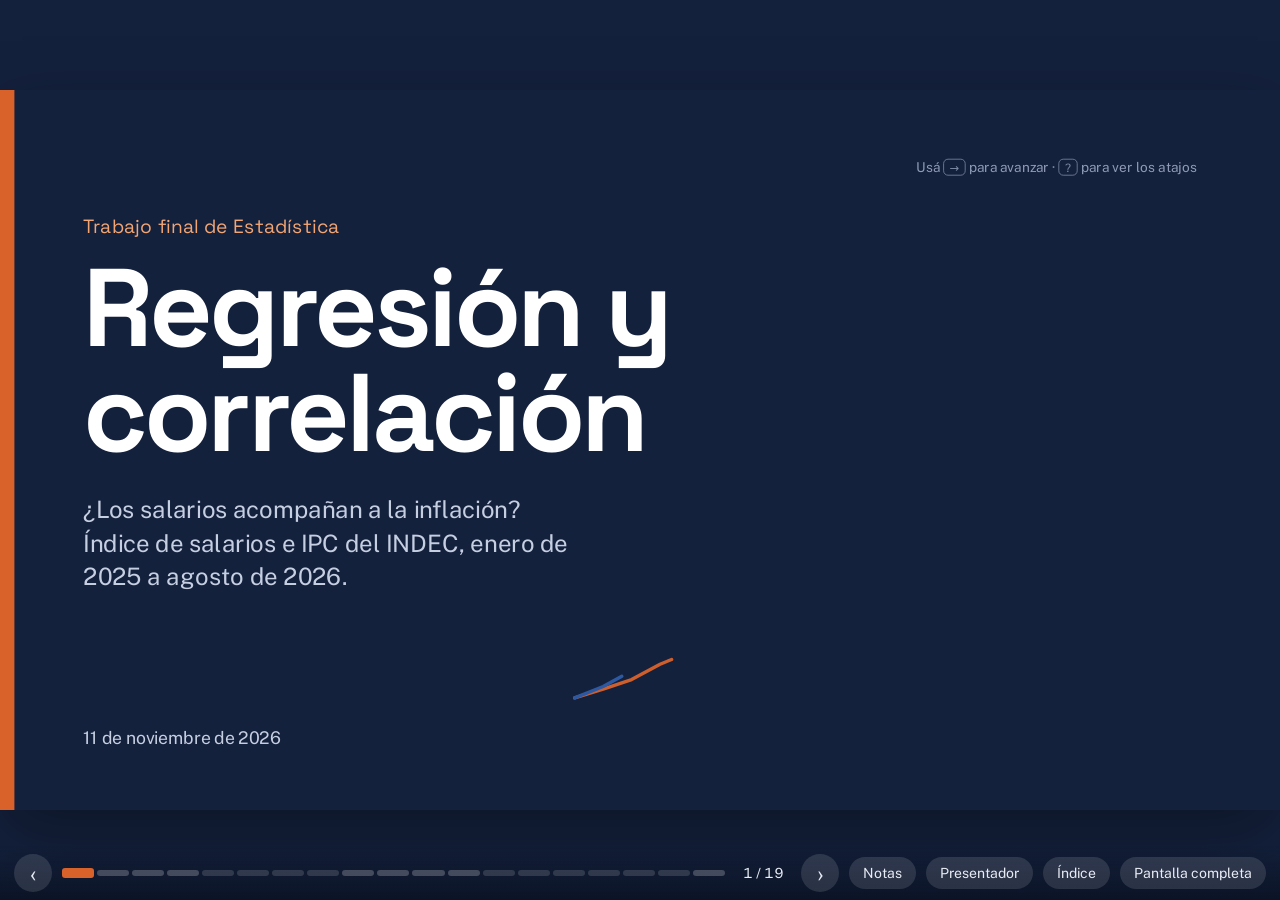
<file: index.html>
<!doctype html>
<html lang="es-AR">
<head>
  <meta charset="utf-8">
  <meta name="viewport" content="width=device-width, initial-scale=1">
  <title>Regresión y correlación · Salarios e inflación</title>
  <meta name="description" content="Presentación interactiva: correlación y regresión lineal simple con el índice de salarios y el IPC del INDEC, enero 2025 a agosto 2026.">
  <link rel="icon" href="data:image/svg+xml,%3Csvg xmlns='http://www.w3.org/2000/svg' viewBox='0 0 32 32'%3E%3Crect width='32' height='32' rx='6' fill='%2314213D'/%3E%3Cpath d='M6 24 L26 8' stroke='%232F5DA8' stroke-width='3'/%3E%3Ccircle cx='10' cy='22' r='2.5' fill='%23E0692E'/%3E%3Ccircle cx='16' cy='15' r='2.5' fill='%23E0692E'/%3E%3Ccircle cx='23' cy='11' r='2.5' fill='%23E0692E'/%3E%3C/svg%3E">
  <link rel="stylesheet" href="css/styles.css?v=831e766">
</head>
<body>
  <main class="deck" id="deck" aria-live="polite">
    <div class="stage" id="stage">

      <!-- 1 · PORTADA -->
      <section class="slide dark" data-id="portada" data-part="1" data-title="Portada">
        <div class="cover-chart" id="cover-chart" aria-hidden="true"></div>
        <div class="cover-text">
          <p class="kicker">Trabajo final de <span data-config="materia"></span></p>
          <h1>Regresión y<br>correlación</h1>
          <p class="cover-sub">¿Los salarios acompañan a la inflación? Índice de salarios e IPC del INDEC, enero de 2025 a agosto de 2026.</p>
        </div>
        <p class="cover-date" data-config="fecha"></p>
        <p class="cover-hint">Usá <kbd>→</kbd> para avanzar · <kbd>?</kbd> para ver los atajos</p>
        <aside class="notes">
          <p><b>Presentar al grupo y el tema.</b> “Hoy vamos a explicar correlación y regresión con un tema que nos toca a todos: la relación entre los precios y los salarios en Argentina. Usamos los datos oficiales del INDEC de los últimos 20 meses, de enero de 2025 a agosto de 2026.”</p>
          <p>Duración total aproximada: 20 minutos, cuatro partes de unos 5 minutos por integrante, y al final unos minutos para preguntas del curso. Las dos líneas del fondo son los datos reales que vamos a analizar.</p>
        </aside>
      </section>

      <!-- 3 · PRECIOS Y SALARIOS -->
      <section class="slide" data-id="evolucion" data-part="1" data-title="Precios y salarios, mes a mes">
        <header class="slide-head">
          <h2>Precios y salarios, mes a mes</h2>
        </header>
        <div class="split split-chart">
          <div class="chart-box" id="evolucion-chart"></div>
          <div class="side">
            <div class="big-stat sal">
              <span class="big-label">Índice de salarios</span>
              <span class="big-value" id="evo-sal">172,8</span>
            </div>
            <div class="big-stat ipc">
              <span class="big-label">Índice de precios (IPC)</span>
              <span class="big-value" id="evo-ipc">159,5</span>
            </div>
            <p class="side-text">En 20 meses los precios subieron <b class="c-ipc">59,5&nbsp;%</b> y los salarios <b class="c-sal">72,8&nbsp;%</b> (promedio de todos los trabajadores).</p>
            <p class="side-note fragment" data-step="1">La zona sombreada es la diferencia a favor de los salarios. Ojo: el índice total incluye a los no registrados, cuyos salarios subieron más.</p>
            <p class="hint">Pasá el mouse por el gráfico para ver cada mes.</p>
          </div>
        </div>
        <aside class="notes">
          <p><b>Contexto para enganchar al curso.</b> Llevamos las dos series del INDEC a una misma base: diciembre de 2024 = 100. Así se puede comparar: en agosto de 2026 el índice de precios llegó a 159,5 (los precios subieron 59,5&nbsp;%) y el índice de salarios a 172,8 (los salarios subieron 72,8&nbsp;%).</p>
          <p><b>→ (paso 1):</b> aparece la zona entre las dos líneas. Ojo: el índice de salarios total incluye a los asalariados no registrados, cuyos salarios subieron más; los registrados del sector privado y público subieron menos.</p>
          <p>La pregunta del trabajo: ¿qué tan relacionados están los salarios con los precios y cuánto suben los salarios por cada punto que suben los precios?</p>
        </aside>
      </section>

      <!-- 4 · EL CASO DE ESTUDIO -->
      <section class="slide" data-id="datos" data-part="1" data-title="Dos índices del INDEC, 20 meses">
        <header class="slide-head">
          <h2>Dos índices del INDEC, 20 meses</h2>
        </header>
        <div class="split split-data">
          <div class="side">
            <div class="var-card ipc">
              <span class="var-tag">Variable X · independiente</span>
              <h3>Índice de precios al consumidor (IPC)</h3>
              <p>Nivel general, total nacional. Mide cuánto suben los precios.</p>
            </div>
            <div class="var-card sal">
              <span class="var-tag">Variable Y · dependiente</span>
              <h3>Índice de salarios</h3>
              <p>Total: privados registrados, públicos y no registrados.</p>
            </div>
            <div class="chain-card" id="chain-card" aria-live="polite"></div>
            <p class="hint">Tocá un mes de la tabla para ver cómo se calcula su índice.</p>
          </div>
          <div class="data-table-wrap">
            <table class="data-table" id="data-table">
              <thead><tr><th>Mes</th><th>Inflación</th><th>IPC (X)</th><th>Suba salarios</th><th>Salarios (Y)</th></tr></thead>
              <tbody></tbody>
            </table>
            <p class="caption">Base diciembre 2024 = 100. Las variaciones (%) son las que publica el INDEC.</p>
          </div>
        </div>
        <aside class="notes">
          <p><b>Explicar qué mide cada variable.</b> El IPC mide la evolución de los precios de una canasta de bienes y servicios; el índice de salarios mide la evolución de los salarios. El INDEC publica cada mes la variación porcentual de los dos.</p>
          <p>Para compararlos los llevamos a una misma base (diciembre de 2024 = 100) encadenando las variaciones: índice del mes = índice del mes anterior × (1 + variación ÷ 100). <b>Interacción:</b> tocar enero de 2025 en la tabla: la inflación fue 2,2&nbsp;%, así que el IPC pasa de 100 a 102,2. Tocar otro mes para mostrar que se repite la cuenta.</p>
          <p>Cada observación es un mes: 20 meses. Elegimos el IPC como X porque queremos ver cómo responden los salarios (Y) a los precios.</p>
        </aside>
      </section>

      <!-- 5 · CONCEPTOS -->
      <section class="slide" data-id="conceptos" data-part="1" data-title="Correlación y regresión: dos preguntas distintas">
        <header class="slide-head">
          <h2>Correlación y regresión: dos preguntas distintas</h2>
        </header>
        <div class="concepts">
          <div class="concept">
            <h3 class="c-ipc-dark">Correlación</h3>
            <p class="q">¿Están relacionadas? ¿Cuán fuerte es la relación y en qué sentido?</p>
            <ul>
              <li>Mide el grado de asociación lineal.</li>
              <li>Las variables son simétricas: da igual cuál es X.</li>
              <li>Resultado: un número, <b>r</b>, entre −1 y 1.</li>
            </ul>
            <div class="swap-readout"><span>r</span><b id="swap-r">0,996</b><em id="swap-r-note">no cambia</em></div>
          </div>
          <div class="concept">
            <h3 class="c-sal">Regresión</h3>
            <p class="q">¿Cómo cambia Y cuando cambia X? ¿Cuánto vale Y para un X dado?</p>
            <ul>
              <li>Describe la relación con una ecuación.</li>
              <li>Hay que distinguir: X explica, Y es explicada.</li>
              <li>Resultado: la recta <b>ŷ = a + b·x</b>, que permite estimar.</li>
            </ul>
            <div class="swap-readout"><span>b</span><b id="swap-b">1,149</b><em id="swap-b-note">pendiente de Y sobre X</em></div>
          </div>
          <div class="swap-demo">
            <div class="chart-box" id="swap-chart"></div>
            <button class="btn" id="swap-btn" type="button">Intercambiar X e Y</button>
          </div>
        </div>
        <aside class="notes">
          <p><b>Idea central:</b> la correlación responde “¿hay relación y qué tan fuerte?”; la regresión responde “¿cuál es esa relación y cómo la uso para estimar?”.</p>
          <p><b>Interacción:</b> apretar “Intercambiar X e Y” (o →). El gráfico gira: r sigue en 0,996, pero la pendiente pasa de 1,149 a 0,863. En la correlación intercambiar X e Y no cambia r; en la regresión sí importa: la recta de Y sobre X no es la misma que la de X sobre Y.</p>
          <p>Normalmente primero miramos la correlación (si es débil, no tiene sentido ajustar una recta) y después hacemos la regresión. Pasar la palabra a <span data-integrante="2"></span>.</p>
        </aside>
      </section>

      <!-- 6 · DIAGRAMA DE DISPERSIÓN -->
      <section class="slide" data-id="dispersion" data-part="2" data-title="Cada punto es un mes">
        <header class="slide-head">
          <h2>Cada punto es un mes</h2>
        </header>
        <div class="split split-chart">
          <div class="chart-box" id="dispersion-chart"></div>
          <div class="side">
            <p class="side-text">Ubicamos cada observación como un par <b>(x, y)</b>: X en el eje horizontal y Y en el vertical.</p>
            <p class="side-text">Al mirar la nube de puntos nos preguntamos:</p>
            <dl class="checks">
              <div><dt>Forma</dt><dd>¿Sigue una línea recta?</dd><dd class="answer fragment" data-step="1">Sí, casi recta.</dd></div>
              <div><dt>Sentido</dt><dd>¿Sube o baja?</dd><dd class="answer fragment" data-step="2">Sube: es creciente.</dd></div>
              <div><dt>Fuerza</dt><dd>¿Los puntos están cerca de esa línea?</dd><dd class="answer fragment" data-step="3">Muy cerca.</dd></div>
            </dl>
            <p class="verdict fragment" data-step="4">Relación lineal, creciente y casi perfecta.</p>
            <button class="btn ghost" id="replay-dispersion" type="button">Volver a dibujar los puntos</button>
          </div>
        </div>
        <aside class="notes">
          <p><b>El diagrama de dispersión es siempre el primer paso:</b> antes de calcular cualquier número, miramos los datos. Los puntos aparecen en orden: 20 puntos, uno por mes, desde enero de 2025 (abajo a la izquierda) hasta agosto de 2026 (arriba a la derecha).</p>
          <p><b>→ tres veces:</b> se responde forma, sentido y fuerza. <b>→</b> otra vez: conclusión. Los puntos forman casi una línea recta: cuando el índice de precios es más alto, el de salarios también.</p>
          <p>Gráfico hecho en Excel: Insertar → Gráfico de dispersión, seleccionando las columnas de los dos índices.</p>
        </aside>
      </section>

      <!-- 7 · PEARSON -->
      <section class="slide" data-id="pearson" data-part="2" data-title="r resume la relación lineal en un número">
        <header class="slide-head">
          <h2>r resume la relación lineal en un número</h2>
        </header>
        <div class="formula-line">r = Σ(x − x̄)(y − ȳ) ÷ √[ Σ(x − x̄)² · Σ(y − ȳ)² ]</div>
        <div class="split split-pearson">
          <div class="pearson-left">
            <div class="r-scale" id="r-scale">
              <div class="r-gradient"></div>
              <div class="r-marker" id="r-marker"><span id="r-marker-val">0,80</span></div>
              <div class="r-ends"><span>−1</span><span>0</span><span>+1</span></div>
            </div>
            <div class="r-cases">
              <div class="r-case" data-case="neg"><h4 class="c-sal">r cerca de −1</h4><p>Relación inversa fuerte: si X sube, Y baja.</p></div>
              <div class="r-case" data-case="zero"><h4>r cerca de 0</h4><p>No hay relación lineal (puede haber otra forma).</p></div>
              <div class="r-case" data-case="pos"><h4 class="c-ipc-dark">r cerca de +1</h4><p>Relación directa fuerte: si X sube, Y sube.</p></div>
            </div>
            <label class="slider">
              <span>Mové r y mirá cómo cambia la nube</span>
              <input type="range" id="r-slider" min="-1" max="1" step="0.01" value="0.8">
            </label>
            <div class="btn-row">
              <button class="btn ghost small" data-r="-0.95" type="button">−0,95</button>
              <button class="btn ghost small" data-r="-0.5" type="button">−0,5</button>
              <button class="btn ghost small" data-r="0" type="button">0</button>
              <button class="btn ghost small" data-r="0.5" type="button">0,5</button>
              <button class="btn ghost small" data-r="0.95" type="button">0,95</button>
              <button class="btn small" id="r-curve" type="button">Una curva con r = 0</button>
            </div>
          </div>
          <div class="pearson-right">
            <div class="chart-box" id="pearson-chart"></div>
            <p class="strength" id="r-strength">Relación directa fuerte</p>
          </div>
        </div>
        <aside class="notes">
          <p>El signo de r indica el sentido de la relación y el valor absoluto indica la fuerza. Una guía habitual (confirmar con la que usa la cátedra): |r| menor a 0,3 débil; entre 0,3 y 0,7 moderada; mayor a 0,7 fuerte.</p>
          <p><b>Interacción:</b> mover el control de r hacia −1, 0 y +1 para que el curso vea cómo se ordena o se desordena la nube. r no tiene unidades, así que da lo mismo medir en °C o °F.</p>
          <p><b>Importante:</b> apretar “Una curva con r = 0”. Hay una relación clarísima, pero no es lineal: r = 0 no significa “no hay ninguna relación”, sino que no hay relación LINEAL.</p>
        </aside>
      </section>

      <!-- 8 · NUESTRO RESULTADO -->
      <section class="slide dark" data-id="resultado" data-part="2" data-title="Nuestro resultado: r = 0,996">
        <div class="result">
          <div class="result-num">
            <p class="kicker">Nuestro resultado</p>
            <span class="huge c-ipc-soft" id="result-r">0,996</span>
            <span class="result-sub">r de Pearson · n = 20 meses</span>
            <div class="mini-scale" aria-hidden="true"><div class="mini-track"></div><div class="mini-dot" id="result-dot"></div><div class="r-ends"><span>−1</span><span>0</span><span>+1</span></div></div>
          </div>
          <div class="result-text">
            <h2>Correlación positiva y casi perfecta</h2>
            <p>Los meses con precios más altos son también los de salarios más altos.</p>
            <div class="calc fragment" data-step="1">
              <p class="calc-title">La cuenta a mano</p>
              <p>Σ(x − x̄)(y − ȳ) = <b id="res-sxy"></b></p>
              <p>Σ(x − x̄)² = <b id="res-sxx"></b> · Σ(y − ȳ)² = <b id="res-syy"></b></p>
              <p>r = <span id="res-frac"></span></p>
            </div>
            <div class="callout fragment" data-step="2">
              <h3>¿Tan fuerte es la relación?</h3>
              <p>Cuidado: los dos índices suben con el paso del tiempo. Eso solo ya empuja r hacia 1.</p>
            </div>
          </div>
        </div>
        <aside class="notes">
          <p>Calculado en Excel con =PEARSON(rango X; rango Y). <b>→:</b> aparece la cuenta a mano: Σ(x−x̄)(y−ȳ) = 7.226,90; Σ(x−x̄)² = 6.289,99; Σ(y−ȳ)² = 8.371,32. Entonces r = 7.226,90 ÷ √(6.289,99 × 8.371,32) = 7.226,90 ÷ 7.256,42 ≈ 0,996.</p>
          <p>Es positivo y casi 1: la relación lineal entre los niveles es muy fuerte. <b>→:</b> pero hay una trampa, que mostramos en la próxima diapositiva: cuando dos variables crecen con el tiempo, casi siempre dan una correlación altísima, aunque mes a mes no se muevan juntas.</p>
        </aside>
      </section>

      <!-- 9 · LA TRAMPA -->
      <section class="slide" data-id="trampa" data-part="2" data-title="La trampa de las tendencias">
        <header class="slide-head">
          <h2 id="trampa-title">Los mismos 20 meses, otra pregunta</h2>
        </header>
        <div class="split split-chart">
          <div class="chart-box" id="trampa-chart"></div>
          <div class="side">
            <div class="seg" role="group" aria-label="Qué comparar">
              <button type="button" class="seg-btn is-on" data-mode="niveles">Niveles</button>
              <button type="button" class="seg-btn" data-mode="mensual">Variación mensual</button>
            </div>
            <div class="r-live">
              <span>r =</span><b id="trampa-r">0,996</b>
            </div>
            <p class="side-text" id="trampa-text">Comparando los niveles, la relación parece casi perfecta.</p>
            <div class="callout light fragment" data-step="2">
              <h3>Conclusión</h3>
              <p>Un r alto entre series que crecen en el tiempo no prueba que una cause a la otra.</p>
            </div>
          </div>
        </div>
        <aside class="notes">
          <p><b>Este es el punto más interesante del trabajo.</b> Arrancamos con los niveles: r = 0,996.</p>
          <p><b>→ (o el botón “Variación de cada mes”):</b> los puntos viajan a su nueva posición. Con los mismos datos del INDEC, si correlacionamos la inflación de cada mes con la suba de salarios de ese mismo mes, r da 0,05: prácticamente cero, no hay relación lineal.</p>
          <p>¿Por qué con los niveles daba 0,996? Porque los dos índices crecen sin parar con el tiempo, y esa tendencia común hace que la correlación sea altísima. Además, los salarios suelen ajustarse con retraso: las paritarias se negocian después de que suben los precios.</p>
          <p><b>→:</b> moraleja: correlación no implica causalidad, y en series de tiempo hay que tener mucho cuidado con las tendencias. Este cálculo también está en el Excel (hoja Resultados, abajo). Pasar la palabra a <span data-integrante="3"></span>.</p>
        </aside>
      </section>

      <!-- 10 · REGRESIÓN LINEAL SIMPLE -->
      <section class="slide" data-id="minimos" data-part="3" data-title="La recta que mejor se ajusta a los puntos">
        <header class="slide-head">
          <h2>La recta que mejor se ajusta a los puntos</h2>
        </header>
        <div class="split split-ls">
          <div class="side">
            <p class="eq-big">ŷ = a + b·x</p>
            <dl class="defs">
              <div><dt>ŷ</dt><dd>valor estimado de Y</dd></div>
              <div><dt class="c-ipc-dark">b</dt><dd>pendiente: cuánto cambia Y por cada unidad de X</dd></div>
              <div><dt class="c-sal">a</dt><dd>ordenada al origen: valor de ŷ cuando x = 0</dd></div>
            </dl>
            <div class="ls-card">
              <h3>Método de mínimos cuadrados</h3>
              <p>Elige a y b para que la suma de los errores al cuadrado, Σ(y − ŷ)², sea la menor posible.</p>
              <p class="mono c-ipc-dark">b = Σ(x − x̄)(y − ȳ) ÷ Σ(x − x̄)²</p>
              <p class="mono c-sal">a = ȳ − b · x̄</p>
              <div class="fragment" data-step="1">
                <p class="mono">b = <span id="ls-b-calc"></span></p>
                <p class="mono">a = <span id="ls-a-calc"></span></p>
              </div>
            </div>
          </div>
          <div class="ls-play">
            <div class="chart-box" id="ls-chart"></div>
            <div class="ls-controls">
              <label class="slider compact"><span>Pendiente b <b id="ls-b-val"></b></span><input type="range" id="ls-b" min="0.6" max="1.7" step="0.001"></label>
              <label class="slider compact"><span>Ordenada a <b id="ls-a-val"></b></span><input type="range" id="ls-a" min="-80" max="60" step="0.01"></label>
            </div>
            <div class="sse">
              <div class="sse-text"><span>Σ(y − ŷ)² con tu recta</span><b id="ls-sse"></b></div>
              <div class="sse-bar"><div id="ls-sse-bar"></div><i id="ls-sse-min" title="Mínimo posible"></i></div>
              <div class="sse-foot"><span id="ls-sse-msg">Probá acercar la recta a los puntos.</span><button class="btn small" id="ls-fit" type="button">Calcular por mínimos cuadrados</button></div>
            </div>
          </div>
        </div>
        <aside class="notes">
          <p>La regresión busca la ecuación de la recta que pasa “lo más cerca posible” de todos los puntos. ¿Qué significa “lo más cerca”? Que la suma de las distancias verticales al cuadrado entre cada punto y la recta sea mínima: por eso se llama mínimos cuadrados.</p>
          <p><b>Interacción:</b> mover los controles de b y a. Las líneas finas son los errores de cada mes y la barra muestra Σ(y − ŷ)². Invitar a alguien del curso a probar. Después apretar “Calcular por mínimos cuadrados”: la recta va sola al mínimo, 67,97.</p>
          <p><b>→:</b> aparece la cuenta. Primero la pendiente b con los sumatorios y después la ordenada a usando las medias: x̄ = 129,25 e ȳ = 135,90. Para calcular a conviene usar b con todos los decimales (1,14895); si no, se acumula error de redondeo. Otra forma equivalente: b = r · (Sy ÷ Sx). En Excel: =PENDIENTE(rango Y; rango X) e =INTERSECCION.EJE(rango Y; rango X).</p>
        </aside>
      </section>

      <!-- 11 · NUESTRA RECTA -->
      <section class="slide" data-id="recta" data-part="3" data-title="Nuestra recta de regresión">
        <header class="slide-head">
          <h2 class="eq-title" id="recta-eq"></h2>
        </header>
        <div class="split split-chart">
          <div class="chart-box" id="recta-chart"></div>
          <div class="side">
            <div class="stripe ipc">
              <h3>Pendiente b = <span id="recta-b"></span></h3>
              <p>Por cada punto que sube el índice de precios, el de salarios sube en promedio 1,15 puntos. Como b &gt; 1, los salarios crecieron más rápido que los precios.</p>
            </div>
            <div class="stripe sal">
              <h3>Ordenada a = <span id="recta-a"></span></h3>
              <p>Sería ŷ con IPC = 0, algo imposible. Solo ubica la recta; no se interpreta.</p>
            </div>
            <p class="side-note">El punto oscuro es el punto de medias (x̄; ȳ) = (129,25; 135,90). La recta siempre pasa por ahí.</p>
          </div>
        </div>
        <aside class="notes">
          <p>La línea azul es la recta de regresión; el punto oscuro grande es el punto de medias (129,25; 135,90), por donde la recta siempre pasa. La pendiente es positiva, igual que r.</p>
          <p>Interpretación en las unidades del problema: “por cada punto que aumenta el índice de precios, el índice de salarios aumenta en promedio 1,15 puntos”. Que b sea mayor que 1 indica que, en este período y para el promedio de todos los trabajadores, los salarios subieron algo más rápido que los precios. Si b fuera menor que 1, los salarios estarían perdiendo contra la inflación.</p>
          <p>La ordenada al origen no tiene sentido práctico: un índice de precios igual a cero no existe. En Excel: clic derecho sobre los puntos → Agregar línea de tendencia → Lineal, marcando “Presentar ecuación” y “Presentar R²”.</p>
        </aside>
      </section>

      <!-- 12 · PROPIEDADES -->
      <section class="slide" data-id="propiedades" data-part="3" data-title="Seis propiedades para recordar">
        <header class="slide-head">
          <h2>Seis propiedades para recordar</h2>
          <p class="lede">Tocá cada una (o avanzá con →) para verla con nuestros datos.</p>
        </header>
        <div class="props">
          <button class="prop" type="button" data-prop="1"><span class="prop-n">1</span><h3>Pasa por (x̄; ȳ)</h3><p>El punto de medias siempre está sobre la recta.</p><p class="prop-check"></p></button>
          <button class="prop" type="button" data-prop="2"><span class="prop-n">2</span><h3>Error cuadrático mínimo</h3><p>Ninguna otra recta logra una Σ(y − ŷ)² menor.</p><p class="prop-check"></p></button>
          <button class="prop" type="button" data-prop="3"><span class="prop-n">3</span><h3>Los residuos suman 0</h3><p>Los errores por encima y por debajo se compensan.</p><p class="prop-check"></p></button>
          <button class="prop" type="button" data-prop="4"><span class="prop-n">4</span><h3>b y r tienen el mismo signo</h3><p>Pendiente positiva ↔ correlación positiva. b = r · Sy ÷ Sx.</p><p class="prop-check"></p></button>
          <button class="prop" type="button" data-prop="5"><span class="prop-n">5</span><h3>Y sobre X ≠ X sobre Y</h3><p>Si se invierten las variables, la recta cambia.</p><p class="prop-check"></p></button>
          <button class="prop" type="button" data-prop="6"><span class="prop-n">6</span><h3>Válida en el rango observado</h3><p>Fuera de los X medidos, estimar es extrapolar.</p><p class="prop-check"></p></button>
        </div>
        <aside class="notes">
          <p>Repasar brevemente cada propiedad; con cada → se da vuelta una tarjeta con la verificación.</p>
          <p>1) Se puede verificar: −12,61 + 1,149 × 129,25 ≈ 135,90 = ȳ. 2) Es la definición de mínimos cuadrados (lo vimos con los controles). 3) La columna “Residuo” del Excel suma prácticamente cero. 4) Como Sx y Sy son siempre positivos, b y r comparten signo; si r = 0, la recta es horizontal. 5) Por eso en regresión importa cuál variable es la independiente. 6) Lo vemos en la próxima diapositiva.</p>
        </aside>
      </section>

      <!-- 13 · ESTIMAR -->
      <section class="slide" data-id="estimar" data-part="3" data-title="Usar la recta para estimar">
        <header class="slide-head">
          <h2>Reemplazamos x en la ecuación</h2>
        </header>
        <div class="split split-chart">
          <div class="chart-box" id="estimar-chart"></div>
          <div class="side">
            <span class="badge" id="est-badge">Interpolación · confiable</span>
            <p class="est-q">¿Y si el IPC = <b id="est-x"></b>?</p>
            <p class="mono" id="est-calc"></p>
            <p class="est-val" id="est-y"></p>
            <p class="side-text" id="est-msg"></p>
            <label class="slider"><span>Elegí un valor de IPC</span><input type="range" id="est-slider" min="95" max="175" step="0.5" value="140"></label>
            <div class="btn-row">
              <button class="btn ghost small" data-x="140" type="button">IPC = 140</button>
              <button class="btn ghost small" data-x="165" type="button">IPC = 165</button>
            </div>
            <p class="caption mono" id="est-excel"></p>
          </div>
        </div>
        <aside class="notes">
          <p><b>Interpolar</b> es estimar dentro del rango de X observado (102,2 a 159,5): es lo que la recta hace bien. Si el índice de precios vale 140, estimamos un índice de salarios de 148,2.</p>
          <p><b>Interacción:</b> mover el control o apretar “IPC = 165”. La zona sombreada es el rango observado; fuera de ella la recta se vuelve punteada. <b>Extrapolar</b> es estimar fuera del rango: un IPC de 165 todavía no ocurrió en nuestros datos, así que no hay garantía de que la relación siga igual (177,0).</p>
          <p>En el Excel se puede cambiar el valor de X en la hoja “Resultados” y ver la estimación al instante. Pasar la palabra a <span data-integrante="4"></span>.</p>
        </aside>
      </section>

      <!-- 14 · RESIDUOS -->
      <section class="slide" data-id="residuos" data-part="4" data-title="Los residuos, mes a mes">
        <header class="slide-head">
          <h2>El error de cada mes: e = y − ŷ</h2>
        </header>
        <div class="split split-chart">
          <div class="chart-box" id="residuos-chart"></div>
          <div class="side">
            <div class="res-detail" id="res-detail" aria-live="polite"></div>
            <p class="side-text">Arriba de cero: ese mes los salarios estaban por encima de lo que predice la recta. Abajo: por debajo.</p>
            <p class="side-text">Suma de los 20 residuos: <b id="res-sum"></b></p>
            <div class="callout light fragment" data-step="1">
              <h3>Forman olas</h3>
              <p>Varios meses seguidos positivos, después varios negativos. En series de tiempo es otra señal para interpretar el modelo con cuidado.</p>
            </div>
            <p class="hint">Tocá una barra para ver la cuenta de ese mes.</p>
          </div>
        </div>
        <aside class="notes">
          <p>El residuo es la diferencia entre el valor real y el estimado (e = y − ŷ). Agosto de 2025 tiene el residuo más grande (+3,0): real 127,7 − estimado 124,6. Marzo de 2026, uno de los más negativos (−2,7). <b>Interacción:</b> tocar las dos barras.</p>
          <p>Los residuos suman cero, como dice la propiedad 3.</p>
          <p><b>→:</b> un detalle para comentar: los residuos no están desordenados, forman “olas” (varios meses seguidos positivos, después varios negativos). Eso pasa mucho en series de tiempo y es otra señal de que hay que interpretar el modelo con cuidado.</p>
        </aside>
      </section>

      <!-- 15 · R² -->
      <section class="slide dark" data-id="r2" data-part="4" data-title="R²: cuánto explica el modelo">
        <header class="slide-head">
          <h2>R²: cuánto explica el modelo</h2>
        </header>
        <div class="r2">
          <div class="r2-num">
            <span class="huge c-sal-soft" id="r2-val">99,2&nbsp;%</span>
            <span class="result-sub" id="r2-sub">R² = 0,992 = (0,996)²</span>
            <div class="seg dark" role="group" aria-label="Qué datos usar">
              <button type="button" class="seg-btn is-on" data-mode="niveles">Niveles</button>
              <button type="button" class="seg-btn" data-mode="mensual">Variación mensual</button>
            </div>
          </div>
          <div class="r2-text">
            <p class="r2-lead" id="r2-lead"></p>
            <p class="r2-formula">R² = 1 − Σ(y − ŷ)² ÷ Σ(y − ȳ)²</p>
            <p class="r2-ss" id="r2-ss"></p>
          </div>
        </div>
        <div class="r2-bar"><div class="r2-fill" id="r2-fill"></div></div>
        <div class="r2-legend"><span id="r2-leg-a"></span><span id="r2-leg-b"></span></div>
        <aside class="notes">
          <p>R² va de 0 a 1 (o de 0&nbsp;% a 100&nbsp;%). Mide qué proporción de la variabilidad total de Y queda explicada por la recta. En regresión lineal simple es exactamente r al cuadrado: 0,996² ≈ 0,992.</p>
          <p>Con sumas de cuadrados: variabilidad total Σ(y−ȳ)² = 8.371,32; no explicada Σ(y−ŷ)² = 67,97; entonces R² = 1 − 67,97 ÷ 8.371,32 ≈ 0,992. Diferencia con r: r indica sentido y fuerza; R² no tiene signo y se lee como porcentaje explicado.</p>
          <p><b>→ (o “Variación de cada mes”):</b> volviendo a la trampa: con las variaciones mensuales, r = 0,05 y R² = 0,05² ≈ 0,003, es decir 0,3&nbsp;%. El mismo fenómeno, medido de otra forma, da un ajuste casi perfecto o casi nulo.</p>
        </aside>
      </section>

      <!-- 16 · EXCEL -->
      <section class="slide" data-id="excel" data-part="4" data-title="Todo el análisis en Excel">
        <header class="slide-head">
          <h2>Todo el análisis en Excel</h2>
          <p class="lede">Ojo con el orden: <span class="chip sal">rango Y</span> va primero en PENDIENTE, INTERSECCION.EJE y COEFICIENTE.R2. Tocá una fórmula para copiarla.</p>
        </header>
        <table class="xl-table" id="xl-table">
          <thead><tr><th>Qué calculamos</th><th>Función (Excel en español)</th><th class="num">Resultado</th></tr></thead>
          <tbody></tbody>
        </table>
        <div class="xl-extra">
          <div class="mini-card"><h3 class="c-sal">Gráfico</h3><p>Insertar › Dispersión › Agregar línea de tendencia lineal con ecuación y R².</p></div>
          <div class="mini-card"><h3 class="c-ipc-dark">Calculadora</h3><p>Modo estadístico de regresión lineal: cargar pares (x, y) y leer A, B y r.</p></div>
          <div class="mini-card wide"><h3>Sumatorias para resolver a mano</h3><p class="mono" id="xl-sums"></p></div>
        </div>
        <button class="btn xl-open" id="xl-open" type="button">Ver el Excel</button>
        <div class="toast" id="toast" role="status"></div>
        <div class="xl-viewer" id="xl-viewer" hidden>
          <div class="xlv-bar">
            <div class="xlv-tabs" id="xlv-tabs" role="tablist"></div>
            <span class="xlv-name" id="xlv-name"></span>
            <a class="btn small ghost" id="xlv-download">Descargar</a>
            <button class="btn small" id="xlv-close" type="button">Cerrar</button>
          </div>
          <div class="xlv-fx"><b id="xlv-ref">A1</b><span id="xlv-formula">Tocá una celda para ver su fórmula.</span></div>
          <div class="xlv-body" id="xlv-body"></div>
        </div>
        <aside class="notes">
          <p><b>→ (o el botón “Ver el Excel”):</b> se abre el archivo dentro de la presentación, con las pestañas Datos y Resultados. Tocar una celda muestra su fórmula arriba (por ejemplo B5 de Resultados: PENDIENTE). La pestaña Gráfico muestra la dispersión con la línea de tendencia, su ecuación y R². “Descargar” baja el archivo para abrirlo en Excel. <b>→</b> otra vez para seguir.</p>
          <p>Mostrar el archivo Excel si hay proyector. La hoja “Datos” tiene las variaciones mensuales que publica el INDEC (en azul), los índices con base diciembre 2024 = 100 calculados con fórmulas, la estimación ŷ y el residuo de cada mes (los residuos suman cero).</p>
          <p>La hoja “Resultados” tiene todas las funciones, las sumatorias para resolver a mano (Σx = 2.585,06; Σy = 2.717,96; Σxy = 358.530,84; Σx² = 340.416,59; Σy² = 377.735,69), el gráfico con la línea de tendencia y, abajo, la correlación entre las variaciones mensuales (0,05).</p>
          <p><b>Ojo con el orden de los argumentos:</b> PEARSON acepta cualquier orden, pero PENDIENTE, INTERSECCION.EJE y COEFICIENTE.R2 piden primero Y y después X (los colores de la tabla lo marcan). En versiones viejas de Excel PRONOSTICO.LINEAL se llama PRONOSTICO.</p>
        </aside>
      </section>

      <!-- 17 · TP6 -->
      <section class="slide" data-id="tp6" data-part="4" data-title="Pasos para resolver cualquier ejercicio">
        <header class="slide-head">
          <h2>Pasos para resolver cualquier ejercicio del TP6</h2>
        </header>
        <div class="split split-tp">
          <ol class="steps">
            <li class="fragment" data-step="1"><b>Identificar X</b> (explica) e <b>Y</b> (es explicada).</li>
            <li class="fragment" data-step="2"><b>Graficar</b> el diagrama de dispersión.</li>
            <li class="fragment" data-step="3"><b>Armar la tabla:</b> x, y, x², y², x·y y sus sumas.</li>
            <li class="fragment" data-step="4"><b>Calcular r</b> e interpretar signo y fuerza.</li>
            <li class="fragment" data-step="5"><b>Calcular b y a;</b> escribir ŷ = a + b·x.</li>
            <li class="fragment" data-step="6"><b>Interpretar b</b> en las unidades del problema.</li>
            <li class="fragment" data-step="7"><b>Calcular R²</b> y expresarlo en %.</li>
            <li class="fragment" data-step="8"><b>Estimar ŷ,</b> avisando si es extrapolación.</li>
          </ol>
          <div class="ls-card formulas">
            <h3>Fórmulas con sumatorias</h3>
            <p class="mono">b = [nΣxy − Σx·Σy] ÷ [nΣx² − (Σx)²]</p>
            <p class="mono">a = ȳ − b·x̄</p>
            <p class="mono">r = [nΣxy − Σx·Σy] ÷ √{[nΣx² − (Σx)²]·[nΣy² − (Σy)²]}</p>
            <p class="mono">R² = r²</p>
            <p class="formula-note">Son equivalentes a las fórmulas con desvíos (x − x̄) y más cómodas con calculadora.</p>
          </div>
        </div>
        <aside class="notes">
          <p><b>Opcional: mostrar solo si sobra tiempo.</b> Esta es la receta que vamos a seguir si el profesor nos pide resolver un ejercicio del TP6 en el pizarrón. Cada → agrega un paso.</p>
          <p>Las fórmulas con sumatorias son equivalentes a las que mostramos antes con desvíos (x − x̄) y son más cómodas para hacer a mano o con calculadora. Recordar siempre interpretar los resultados en palabras y con las unidades del problema, no solo dar el número.</p>
        </aside>
      </section>

      <!-- 18 · REPASO -->
      <section class="slide" data-id="quiz" data-part="4" data-title="Repaso rápido">
        <header class="slide-head">
          <h2>Repaso rápido: ¿qué responderían?</h2>
          <p class="lede">Que el curso elija en voz alta y después tocamos la respuesta.</p>
        </header>
        <div class="quiz" id="quiz"></div>
        <aside class="notes">
          <p><b>Opcional: mostrar solo si sobra tiempo.</b> Cuatro preguntas para chequear lo más importante. Leer cada pregunta, dejar que el curso responda y tocar la opción elegida: se marca en verde si es correcta y aparece la explicación.</p>
          <p>Si el tiempo está justo, hacer solo las preguntas 2 y 4.</p>
        </aside>
      </section>

      <!-- 19 · RESUMEN -->
      <section class="slide dark" data-id="resumen" data-part="4" data-title="En resumen">
        <div class="summary">
          <div class="sum-item fragment" data-step="1"><b class="c-ipc-soft">r = 0,996</b><p>Relación casi perfecta entre los niveles de precios y salarios.</p></div>
          <div class="sum-item fragment" data-step="2"><b class="c-sal-soft">b = 1,15</b><p>Los salarios subieron 1,15 puntos por cada punto de los precios.</p></div>
          <div class="sum-item fragment" data-step="3"><b>r = 0,05</b><p>Mes a mes no hay relación: un r alto no siempre significa lo que parece.</p></div>
        </div>
        <p class="questions">¿Preguntas?</p>
        <aside class="notes">
          <p>Cerrar con las tres ideas (una por cada →): la correlación entre los niveles es casi perfecta; la regresión dice que, en promedio, los salarios subieron un poco más rápido que los precios (b = 1,15); pero cuando se mira mes a mes la relación desaparece, porque gran parte de esa correlación viene de la tendencia común.</p>
          <p>Invitar al curso a preguntar y comentar. Si el profesor pide resolver un ejercicio del TP6, volver a la diapositiva de pasos (tecla O para ver todas).</p>
        </aside>
      </section>

      <!-- 20 · FUENTES -->
      <section class="slide" data-id="fuentes" data-part="0" data-title="Fuentes de los datos">
        <header class="slide-head">
          <h2>Fuentes de los datos</h2>
        </header>
        <dl class="sources">
          <div><dt>Índice de precios al consumidor (X)</dt><dd>INDEC. IPC, cobertura nacional, nivel general, variación mensual. Informes técnicos de septiembre de 2025 y agosto de 2026 · <a href="https://www.indec.gob.ar" target="_blank" rel="noopener">indec.gob.ar</a></dd></div>
          <div><dt>Índice de salarios (Y)</dt><dd>INDEC. Índice de salarios, total, variación mensual (cuadro 1). Informe técnico de agosto de 2026, publicado el 21/10/2026 · <a href="https://www.indec.gob.ar" target="_blank" rel="noopener">indec.gob.ar</a></dd></div>
          <div><dt>Procesamiento</dt><dd>Índices con base diciembre 2024 = 100, calculados encadenando las variaciones. Cálculos y gráficos en Microsoft Excel: “Regresion_Salarios_Inflacion_INDEC.xlsx”. Los datos también están en <code>datos/indec_2025_2026.csv</code> de este repositorio.</dd></div>
        </dl>
        <aside class="notes"><p>Diapositiva de respaldo con las fuentes, para el campus virtual.</p></aside>
      </section>

    </div>

    <nav class="chrome" id="chrome" aria-label="Navegación">
      <button class="nav-btn" id="prev" type="button" aria-label="Anterior">‹</button>
      <div class="progress" id="progress"></div>
      <span class="counter" id="counter"></span>
      <button class="nav-btn" id="next" type="button" aria-label="Siguiente">›</button>
      <button class="tool-btn" id="btn-notes" type="button" title="Notas (N)">Notas</button>
      <button class="tool-btn" id="btn-presenter" type="button" title="Modo presentador (P)">Presentador</button>
      <button class="tool-btn" id="btn-overview" type="button" title="Todas las diapositivas (O)">Índice</button>
      <button class="tool-btn" id="btn-full" type="button" title="Pantalla completa (F)">Pantalla completa</button>
    </nav>
  </main>

  <div class="notes-panel" id="notes-panel" hidden>
    <div class="notes-head"><span id="notes-who"></span><button class="tool-btn" id="notes-close" type="button">Cerrar</button></div>
    <div class="notes-body" id="notes-body"></div>
  </div>

  <div class="overlay" id="overview" hidden>
    <div class="overlay-inner">
      <div class="overlay-head"><h2>Todas las diapositivas</h2><button class="tool-btn" data-close type="button">Cerrar</button></div>
      <div class="overview-grid" id="overview-grid"></div>
    </div>
  </div>

  <div class="overlay" id="help" hidden>
    <div class="overlay-inner small">
      <div class="overlay-head"><h2>Atajos de teclado</h2><button class="tool-btn" data-close type="button">Cerrar</button></div>
      <dl class="keys">
        <div><dt><kbd>→</kbd> <kbd>Espacio</kbd> <kbd>Av Pág</kbd></dt><dd>Siguiente paso o diapositiva</dd></div>
        <div><dt><kbd>←</kbd> <kbd>Re Pág</kbd></dt><dd>Paso o diapositiva anterior</dd></div>
        <div><dt><kbd>Inicio</kbd> <kbd>Fin</kbd></dt><dd>Primera o última diapositiva</dd></div>
        <div><dt><kbd>N</kbd></dt><dd>Mostrar u ocultar las notas</dd></div>
        <div><dt><kbd>P</kbd></dt><dd>Abrir el modo presentador en otra ventana</dd></div>
        <div><dt><kbd>O</kbd></dt><dd>Ver todas las diapositivas</dd></div>
        <div><dt><kbd>F</kbd></dt><dd>Pantalla completa</dd></div>
        <div><dt><kbd>Esc</kbd></dt><dd>Cerrar paneles</dd></div>
      </dl>
    </div>
  </div>

  <script src="js/config.js?v=831e766"></script>
  <script src="js/vendor/xlsx.mini.min.js?v=831e766"></script>
  <script src="js/excel-data.js?v=831e766"></script>
  <script src="js/data.js?v=831e766"></script>
  <script src="js/charts.js?v=831e766"></script>
  <script src="js/slides.js?v=831e766"></script>
  <script src="js/deck.js?v=831e766"></script>
</body>
</html>
</file>
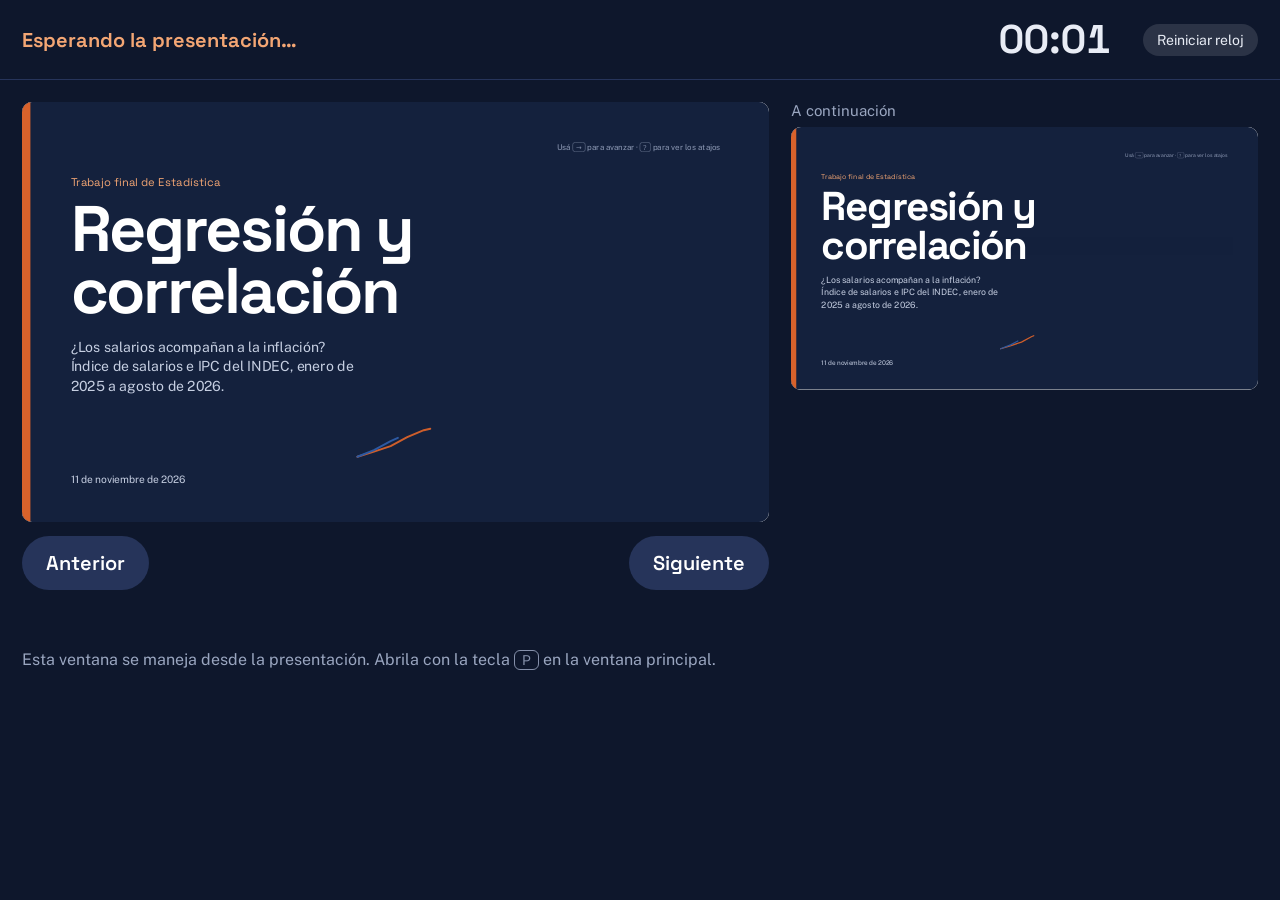
<file: presenter.html>
<!doctype html>
<html lang="es-AR">
<head>
  <meta charset="utf-8">
  <meta name="viewport" content="width=device-width, initial-scale=1">
  <title>Modo presentador · Regresión y correlación</title>
  <link rel="stylesheet" href="css/styles.css?v=831e766">
</head>
<body class="presenter-view">
  <header class="pv-bar">
    <div class="pv-who" id="pv-who">Esperando la presentación…</div>
    <div class="pv-clock">
      <span class="pv-elapsed" id="pv-elapsed">00:00</span>
      <span class="pv-target" id="pv-target"></span>
      <button class="tool-btn" id="pv-reset" type="button">Reiniciar reloj</button>
    </div>
  </header>
  <main class="pv-grid">
    <section class="pv-current">
      <div class="pv-frame"><iframe id="pv-cur" title="Diapositiva actual" src="index.html?embed"></iframe></div>
      <div class="pv-controls">
        <button class="btn" id="pv-prev" type="button">Anterior</button>
        <span id="pv-pos"></span>
        <button class="btn" id="pv-next" type="button">Siguiente</button>
      </div>
    </section>
    <aside class="pv-side">
      <p class="pv-label" id="pv-next-label">A continuación</p>
      <div class="pv-frame small"><iframe id="pv-nxt" title="Lo que sigue" src="index.html?embed"></iframe></div>
      <h2 class="pv-title" id="pv-title"></h2>
      <div class="pv-notes" id="pv-notes"></div>
    </aside>
  </main>
  <p class="pv-empty" id="pv-empty" hidden>Esta ventana se maneja desde la presentación. Abrila con la tecla <kbd>P</kbd> en la ventana principal.</p>
  <script src="js/config.js?v=831e766"></script>
  <script>
    (() => {
      const $ = (s) => document.querySelector(s);
      const main = window.opener;
      const cur = $('#pv-cur'), nxt = $('#pv-nxt');
      const mins = CONFIG.minutosPorParte;
      let start = Date.now();
      let last = null;

      if (!main) $('#pv-empty').hidden = false;
      const send = (msg) => { try { main && main.postMessage(msg, '*'); } catch (e) {} };
      send({ type: 'deck-hello' });

      // Las vistas previas también se escalan solas
      const sizeFrames = () => document.querySelectorAll('.pv-frame').forEach((f) => {
        const k = f.clientWidth / 1600;
        f.style.height = `${900 * k}px`;
        const i = f.querySelector('iframe');
        i.style.transform = `scale(${k})`;
      });
      addEventListener('resize', sizeFrames);
      sizeFrames();

      const goFrame = (frame, index, step) => { try { frame.contentWindow.postMessage({ type: 'deck-go', index, step, instant: true }, '*'); } catch (e) {} };

      function render(d) {
        last = d;
        $('#pv-who').textContent = d.who;
        $('#pv-title').textContent = `${d.index + 1}. ${d.title}`;
        $('#pv-notes').innerHTML = d.notes;
        $('#pv-pos').textContent = `Diapositiva ${d.index + 1} de ${d.total}` + (d.maxStep ? ` · paso ${d.step} de ${d.maxStep}` : '');
        $('#pv-target').textContent = d.part ? `Parte ${d.part}: hasta el minuto ${d.part * mins}` : '';
        goFrame(cur, d.index, d.step);
        if (d.step < d.maxStep) { goFrame(nxt, d.index, d.step + 1); $('#pv-next-label').textContent = 'Siguiente paso'; }
        else if (d.index + 1 < d.total) { goFrame(nxt, d.index + 1, 0); $('#pv-next-label').textContent = `Siguiente: ${d.nextTitle} · ${d.nextWho}`; }
        else $('#pv-next-label').textContent = 'Es la última diapositiva';
      }

      addEventListener('message', (e) => { if (e.data?.type === 'deck-state' && e.source === main) render(e.data); });
      [cur, nxt].forEach((f) => f.addEventListener('load', () => last && render(last)));

      const tick = () => {
        const s = Math.floor((Date.now() - start) / 1000);
        const el = $('#pv-elapsed');
        el.textContent = `${String(Math.floor(s / 60)).padStart(2, '0')}:${String(s % 60).padStart(2, '0')}`;
        el.classList.toggle('late', last && last.part && s / 60 > last.part * mins);
      };
      setInterval(tick, 500);
      $('#pv-reset').addEventListener('click', () => { start = Date.now(); tick(); });
      $('#pv-next').addEventListener('click', () => send({ type: 'deck-next' }));
      $('#pv-prev').addEventListener('click', () => send({ type: 'deck-prev' }));
      addEventListener('keydown', (e) => {
        if (['ArrowRight', 'ArrowDown', 'PageDown', ' '].includes(e.key)) { e.preventDefault(); send({ type: 'deck-next' }); }
        if (['ArrowLeft', 'ArrowUp', 'PageUp'].includes(e.key)) { e.preventDefault(); send({ type: 'deck-prev' }); }
      });
    })();
  </script>
</body>
</html>
</file>
<file: css/styles.css>
/* ---------- Tipografías (incluidas en el repo, funcionan sin internet) ---------- */
@font-face { font-family: 'Space Grotesk'; src: url('../fonts/space-grotesk-latin-wght-normal.woff2') format('woff2'); font-weight: 300 700; font-display: swap; }
@font-face { font-family: 'Public Sans'; src: url('../fonts/public-sans-latin-wght-normal.woff2') format('woff2'); font-weight: 100 900; font-display: swap; }
@font-face { font-family: 'Public Sans'; src: url('../fonts/public-sans-latin-wght-italic.woff2') format('woff2'); font-weight: 100 900; font-style: italic; font-display: swap; }

:root {
  --navy: #14213d;
  --navy-2: #1f2d4e;
  --navy-3: #2c3b60;
  --paper: #f5f3ee;
  --card: #fffdf8;
  --ink: #14213d;
  --muted: #5a6377;
  --line: #dcd6ca;
  --grid: #e4dfd4;
  --ipc: #d9622b;        /* precios: naranja */
  --ipc-dark: #b84f1d;
  --ipc-soft: #f3a674;
  --sal: #2f5da8;        /* salarios: azul */
  --sal-soft: #a3bde8;
  --ok: #2f7d5b;
  --bad: #b8432f;
  --display: 'Space Grotesk', 'Segoe UI', system-ui, sans-serif;
  --body: 'Public Sans', 'Segoe UI', system-ui, sans-serif;
  --radius-lg: 18px;
  --radius: 12px;
}

* { box-sizing: border-box; }
html, body { margin: 0; height: 100%; }
body {
  background: var(--navy);
  color: var(--ink);
  font-family: var(--body);
  font-size: 16px;
  overflow: hidden;
  -webkit-font-smoothing: antialiased;
}
button { font: inherit; color: inherit; cursor: pointer; }
:focus-visible { outline: 3px solid var(--ipc); outline-offset: 3px; }
kbd { font-family: var(--body); font-size: 0.85em; padding: 1px 7px; border: 1px solid currentColor; border-radius: 6px; opacity: 0.85; }
b { font-weight: 650; }

/* ---------- Escenario ---------- */
.deck { position: fixed; inset: 0; }
.stage {
  position: absolute; left: 50%; top: 50%;
  width: 1600px; height: 900px;
  transform-origin: center;
  background: var(--paper);
  overflow: hidden;
  box-shadow: 0 30px 80px rgba(0, 0, 0, 0.35);
}
.slide {
  position: absolute; inset: 0;
  padding: 84px 104px 96px;
  opacity: 0; visibility: hidden;
  transform: translateX(40px);
  transition: opacity 0.45s ease, transform 0.55s cubic-bezier(.2,.7,.2,1), visibility 0s linear 0.55s;
  font-size: 24px; line-height: 1.45;
}
.slide.is-past { transform: translateX(-40px); }
.slide.is-active { opacity: 1; visibility: visible; transform: none; transition-delay: 0s; }
.slide.dark { background: var(--navy); color: #f2efe8; }
.slide.dark::before, .slide[data-id="portada"]::before, .slide[data-id="resumen"]::before { content: none; }
.slide[data-id="portada"], .slide[data-id="resumen"] { box-shadow: inset 18px 0 0 var(--ipc); }

.slide-head { margin-bottom: 32px; }
.xbar { text-decoration: overline; text-decoration-thickness: 0.07em; text-underline-offset: 0; }
h1, h2, h3, h4 { font-family: var(--display); margin: 0; letter-spacing: -0.01em; }
h2 { font-size: 58px; line-height: 1.08; font-weight: 640; color: var(--navy); max-width: 1392px; text-wrap: balance; }
.dark h2 { color: #fff; }
h3 { font-size: 27px; font-weight: 620; line-height: 1.2; }
h4 { font-size: 23px; font-weight: 620; }
.lede { margin: 14px 0 0; color: var(--muted); font-size: 24px; max-width: 64ch; }
.kicker { margin: 0 0 18px; font-family: var(--display); font-size: 24px; color: var(--ipc-soft); letter-spacing: 0.01em; }
.hint { color: var(--muted); font-size: 18px; font-style: italic; margin: 18px 0 0; }
.caption { font-size: 17px; color: var(--muted); margin: 10px 0 0; }
.mono { font-variant-numeric: tabular-nums; font-family: var(--display); font-size: 22px; letter-spacing: -0.005em; }
.num { text-align: right; font-variant-numeric: tabular-nums; }

.c-ipc { color: var(--ipc); } .c-ipc-dark { color: var(--ipc-dark); } .c-ipc-soft { color: var(--ipc-soft); }
.c-sal { color: var(--sal); } .c-sal-soft { color: var(--sal-soft); }
.c-ipc-fill { fill: var(--ipc-dark); } .c-sal-fill { fill: var(--sal); }

/* Pasos que aparecen con → */
.fragment { opacity: 0; transform: translateY(10px); transition: opacity 0.4s ease, transform 0.4s ease; }
.fragment.is-visible { opacity: 1; transform: none; }

/* ---------- Diseños de dos columnas ---------- */
.split { display: grid; gap: 56px; align-items: start; }
.split-chart { grid-template-columns: 900px 1fr; }
.split-data { grid-template-columns: 560px 1fr; }
.split-ls { grid-template-columns: 470px 1fr; gap: 40px; }
.split-pearson { grid-template-columns: 1fr 520px; gap: 56px; margin-top: 22px; }
.split-tp { grid-template-columns: 1fr 560px; }
.chart-box { width: 100%; }
.chart { width: 100%; height: auto; display: block; overflow: visible; }
.side { display: flex; flex-direction: column; gap: 14px; }
.side-text { margin: 0; }
.side-note { margin: 6px 0 0; font-size: 20px; color: var(--muted); border-left: 4px solid var(--line); padding-left: 16px; }

/* ---------- Gráficos ---------- */
.chart .grid line { stroke: var(--grid); stroke-width: 1.2; }
.chart .axis { stroke: var(--navy); stroke-width: 2.5; }
.chart .tick { fill: var(--muted); font-size: 18px; font-family: var(--body); font-variant-numeric: tabular-nums; }
.chart .axis-label { font-size: 19px; font-family: var(--display); font-weight: 600; fill: var(--navy); }
.chart .line { fill: none; stroke-width: 5; stroke-linecap: round; stroke-linejoin: round; }
.chart .line.thin { stroke-width: 3.5; }
.chart .line.dashed { stroke-dasharray: 10 10; opacity: 0.7; }
.ipc-line { stroke: var(--ipc); }
.sal-line { stroke: var(--sal); }
.chart .dot { stroke: var(--paper); stroke-width: 2; transition: opacity 0.3s ease, r 0.2s ease, fill 0.6s ease; }
.chart .dot:hover { r: 13; }
.ipc-dot { fill: var(--ipc); }
.sal-dot { fill: var(--sal); }
.ink-dot { fill: var(--navy); opacity: 0.85; }
.chart .dot.faint { opacity: 0.35; }
.chart .dot.hidden, .chart .point-label.hidden { opacity: 0; }
.chart .dot.morph.as-change { fill: var(--sal); }
.chart .hit { fill: transparent; cursor: crosshair; }
.chart .guide { stroke: var(--navy); stroke-width: 1.5; stroke-dasharray: 4 6; }
.chart .gap-area { fill: var(--sal); opacity: 0; transition: opacity 0.8s ease; }
.chart .gap-area.is-on { opacity: 0.12; }
.chart .point-label { font-family: var(--display); font-weight: 650; font-size: 20px; fill: var(--navy); transition: opacity 0.3s; }
.chart .point-label.now { fill: var(--ipc-dark); font-size: 18px; }
.chart .tip rect { fill: var(--navy); }
.chart .tip { pointer-events: none; transition: opacity 0.15s; }
.chart .tip-title { fill: #fff; font-family: var(--display); font-weight: 650; font-size: 18px; }
.chart .tip-line { fill: #dfe6f3; font-size: 17px; font-variant-numeric: tabular-nums; }
.chart .fading { opacity: 0; transition: opacity 0.4s ease; }
.chart .axes, .chart .grid { transition: opacity 0.4s ease; }
.chart .resid { stroke: var(--ipc); stroke-width: 2; opacity: 0.65; }
.chart .mean-dot { fill: var(--navy); stroke: var(--paper); stroke-width: 3; }
.chart .mean-dot.pulse { animation: pulse 1.6s ease-out 2; transform-box: fill-box; transform-origin: center; }
@keyframes pulse { 0% { transform: scale(1); } 30% { transform: scale(1.6); } 100% { transform: scale(1); } }
.chart .range-band { fill: var(--sal); opacity: 0.07; }
.chart .band-label { fill: var(--sal); font-size: 17px; font-family: var(--display); font-weight: 600; }
.chart .guide-dash { stroke: var(--navy); stroke-width: 1.5; stroke-dasharray: 5 6; }
.chart .est-dot { fill: var(--sal); stroke: #fff; stroke-width: 4; }
.chart .est-dot.extra { fill: #7b8396; }
.chart .zero { stroke: var(--navy); stroke-width: 2; }
.chart .bar { transition: opacity 0.2s, stroke-width 0.2s; cursor: pointer; stroke: var(--ipc); stroke-width: 0; }
.chart .bar.pos { fill: var(--navy); }
.chart .bar.neg { fill: #a3abbb; }
.chart .bar.is-selected { stroke-width: 4; }
.chart .wave { fill: none; stroke: var(--ipc); stroke-width: 3.5; stroke-linecap: round; opacity: 0; pointer-events: none; }
.chart .wave.is-on { opacity: 0.9; }
.cover-line { stroke-width: 7; }
.cover-end { font-family: var(--display); font-weight: 650; font-size: 34px; transition: opacity 0.6s; }
.sal-text { fill: var(--sal-soft); } .ipc-text { fill: var(--ipc-soft); }

/* ---------- Componentes ---------- */
.btn {
  border: 0; background: var(--navy); color: #fff;
  padding: 14px 24px; border-radius: 999px;
  font-family: var(--display); font-weight: 600; font-size: 20px;
  transition: background 0.2s, transform 0.1s;
}
.btn:hover { background: var(--navy-3); }
.btn:active { transform: scale(0.97); }
.btn.ghost { background: transparent; color: var(--navy); box-shadow: inset 0 0 0 2px var(--line); }
.btn.ghost:hover { box-shadow: inset 0 0 0 2px var(--navy); }
.btn.small { padding: 9px 16px; font-size: 18px; }
.btn-row { display: flex; flex-wrap: wrap; gap: 10px; }

.slider { display: flex; flex-direction: column; gap: 10px; font-size: 20px; color: var(--muted); }
.slider b { color: var(--navy); font-family: var(--display); }
.slider.compact { gap: 6px; font-size: 18px; }
.slider.compact span { display: flex; justify-content: space-between; }
input[type="range"] { -webkit-appearance: none; appearance: none; width: 100%; height: 34px; background: transparent; cursor: pointer; }
input[type="range"]::-webkit-slider-runnable-track { height: 8px; border-radius: 4px; background: var(--line); }
input[type="range"]::-moz-range-track { height: 8px; border-radius: 4px; background: var(--line); }
input[type="range"]::-webkit-slider-thumb { -webkit-appearance: none; width: 30px; height: 30px; margin-top: -11px; border-radius: 50%; background: var(--sal); border: 4px solid #fff; box-shadow: 0 2px 8px rgba(20, 33, 61, 0.3); }
input[type="range"]::-moz-range-thumb { width: 24px; height: 24px; border-radius: 50%; background: var(--sal); border: 4px solid #fff; }

.seg { display: inline-flex; background: #e9e5dc; border-radius: 999px; padding: 5px; align-self: flex-start; }
.seg-btn { border: 0; background: transparent; padding: 12px 20px; border-radius: 999px; font-family: var(--display); font-weight: 600; font-size: 19px; color: var(--muted); transition: background 0.25s, color 0.25s; }
.seg-btn.is-on { background: var(--navy); color: #fff; }
.seg.dark { background: var(--navy-2); }
.seg.dark .seg-btn { color: #b9c3d8; }
.seg.dark .seg-btn.is-on { background: var(--sal-soft); color: var(--navy); }

.callout { border-left: 5px solid var(--ipc); padding: 6px 0 6px 22px; margin-top: 10px; }
.callout h3 { font-size: 24px; margin-bottom: 6px; }
.callout p { margin: 0; font-size: 21px; }
.dark .callout p { color: #c9d1e2; }
.callout.light h3 { color: var(--ipc-dark); }
.chip { display: inline-block; padding: 1px 10px; border-radius: 6px; font-family: var(--display); font-weight: 600; font-size: 0.9em; color: #fff; }
.chip.ipc { background: var(--ipc); } .chip.sal { background: var(--sal); }

/* ---------- 1 · Portada ---------- */
.cover-text { position: relative; z-index: 1; margin-top: 70px; max-width: 900px; }
h1 { font-size: 138px; line-height: 0.95; font-weight: 680; letter-spacing: -0.035em; color: #fff; }
.cover-sub { font-size: 30px; line-height: 1.4; color: #c6cfe2; max-width: 34ch; margin: 34px 0 0; }
.cover-chart { position: absolute; right: 70px; bottom: 90px; width: 820px; opacity: 0.95; }
.cover-date { position: absolute; left: 104px; bottom: 74px; margin: 0; font-size: 22px; color: #c6cfe2; }
.cover-hint { position: absolute; right: 104px; top: 84px; margin: 0; font-size: 17px; color: #8f9bb6; }

/* ---------- 3 · Evolución ---------- */
.big-stat { border-left: 6px solid; padding: 2px 0 4px 22px; margin-bottom: 6px; }
.big-stat.sal { border-color: var(--sal); } .big-stat.ipc { border-color: var(--ipc); }
.big-label { display: block; font-family: var(--display); font-weight: 600; font-size: 21px; }
.big-stat.sal .big-label { color: var(--sal); } .big-stat.ipc .big-label { color: var(--ipc-dark); }
.big-value { display: block; font-family: var(--display); font-size: 78px; font-weight: 660; line-height: 1.05; letter-spacing: -0.02em; font-variant-numeric: tabular-nums; }

/* ---------- 4 · Datos ---------- */
.var-card { background: var(--card); border-radius: var(--radius); padding: 18px 24px; border-left: 6px solid; }
.var-card.ipc { border-color: var(--ipc); } .var-card.sal { border-color: var(--sal); }
.var-tag { font-size: 17px; font-weight: 600; color: var(--muted); }
.var-card h3 { margin: 4px 0 6px; font-size: 25px; }
.var-card p { margin: 0; font-size: 19px; color: var(--muted); }
.chain-card { background: var(--navy); color: #fff; border-radius: var(--radius); padding: 18px 24px; margin-top: 6px; }
.chain-card p { margin: 4px 0; }
.chain-card .mono { font-size: 20px; }
.chain-card .c-ipc-dark { color: var(--ipc-soft); } .chain-card .c-sal { color: var(--sal-soft); }
.chain-title { font-size: 19px; color: #c6cfe2; }
.chain-foot { font-size: 16px; color: #9aa6c0; }
.data-table-wrap { max-height: 690px; }
.data-table { width: 100%; border-collapse: collapse; font-size: 17px; line-height: 1.3; font-variant-numeric: tabular-nums; }
.data-table th { background: var(--navy); color: #fff; font-family: var(--display); font-weight: 600; text-align: right; padding: 6px 14px; font-size: 17px; }
.data-table th:first-child, .data-table td:first-child { text-align: left; }
.data-table td { padding: 2px 14px; border-bottom: 1px solid var(--grid); }
.data-table tbody tr { cursor: pointer; transition: background 0.15s; }
.data-table tbody tr:hover { background: #ece7dc; }
.data-table tr.is-selected { background: #fff3e8; box-shadow: inset 5px 0 0 var(--ipc); }
.data-table .src { color: var(--sal); }
.data-table .ipc-col { font-weight: 600; } .data-table .sal-col { font-weight: 600; }

/* ---------- 5 · Conceptos ---------- */
.concepts { display: grid; grid-template-columns: 1fr 1fr 520px; gap: 36px; align-items: start; }
.concept { background: var(--card); border-radius: var(--radius-lg); padding: 30px 32px; min-height: 520px; display: flex; flex-direction: column; }
.concept h3 { font-size: 36px; }
.concept .q { font-weight: 600; font-size: 24px; margin: 14px 0 6px; }
.concept ul { margin: 0; padding-left: 24px; color: var(--muted); font-size: 21px; }
.concept li { margin: 6px 0; }
.swap-readout { margin-top: auto; display: flex; align-items: baseline; gap: 14px; padding-top: 22px; border-top: 2px solid var(--grid); }
.swap-readout span { font-family: var(--display); font-size: 28px; font-style: italic; color: var(--muted); }
.swap-readout b { font-family: var(--display); font-size: 54px; font-variant-numeric: tabular-nums; line-height: 1; }
.swap-readout em { font-style: normal; font-size: 18px; color: var(--muted); }
.swap-readout.flash b { color: var(--ipc-dark); }
.swap-readout.steady b { color: var(--ok); }
.swap-demo { display: flex; flex-direction: column; gap: 16px; align-items: flex-start; }

/* ---------- 6 · Dispersión ---------- */
.checks { margin: 0; display: flex; flex-direction: column; gap: 12px; }
.checks > div { display: grid; grid-template-columns: 110px 1fr; column-gap: 12px; }
.checks dt { font-family: var(--display); font-weight: 650; }
.checks dd { margin: 0; color: var(--muted); }
.checks dd.answer { grid-column: 2; color: var(--ipc-dark); font-weight: 600; }
.verdict { margin: 10px 0 6px; font-family: var(--display); font-size: 30px; font-weight: 650; color: var(--ipc-dark); line-height: 1.2; }
#replay-dispersion { align-self: flex-start; margin-top: 8px; }

/* ---------- 7 · Pearson ---------- */
.formula-line { font-family: var(--display); font-size: 30px; background: var(--card); border-radius: var(--radius); padding: 18px 28px; text-align: center; font-variant-numeric: tabular-nums; }
.r-scale { position: relative; padding-top: 52px; }
.r-gradient { height: 18px; border-radius: 9px; background: linear-gradient(90deg, var(--sal), #c8d3e6 42%, #ece6da 50%, #f3c9a8 58%, var(--ipc)); }
.r-marker { position: absolute; top: 0; transform: translateX(-50%); transition: left 0.12s linear; }
.r-marker span { display: block; background: var(--navy); color: #fff; font-family: var(--display); font-weight: 650; font-size: 22px; padding: 4px 12px; border-radius: 8px; font-variant-numeric: tabular-nums; }
.r-marker::after { content: ''; position: absolute; left: 50%; top: 100%; width: 3px; height: 30px; background: var(--navy); transform: translateX(-50%); }
.r-ends { display: flex; justify-content: space-between; margin-top: 8px; font-family: var(--display); font-weight: 650; font-size: 20px; color: var(--muted); }
.r-cases { display: grid; grid-template-columns: repeat(3, 1fr); gap: 14px; margin: 26px 0 22px; }
.r-case { background: var(--card); border-radius: var(--radius); padding: 16px 18px; border: 2px solid transparent; transition: border-color 0.25s, transform 0.25s; }
.r-case h4 { font-size: 21px; margin-bottom: 4px; }
.r-case p { margin: 0; font-size: 18px; color: var(--muted); line-height: 1.35; }
.r-case.is-on { border-color: var(--navy); transform: translateY(-3px); }
.pearson-left .slider { margin-bottom: 14px; }
.strength { margin: 10px 0 0; font-family: var(--display); font-weight: 650; font-size: 26px; text-align: center; min-height: 2.4em; }

/* ---------- 8 · Resultado ---------- */
.result { display: grid; grid-template-columns: 640px 1fr; gap: 70px; align-items: center; height: 100%; }
.huge { display: block; white-space: nowrap; font-family: var(--display); font-size: 230px; font-weight: 680; line-height: 0.95; letter-spacing: -0.04em; font-variant-numeric: tabular-nums; }
.result-sub { display: block; margin-top: 14px; font-size: 24px; color: #c6cfe2; }
.mini-scale { position: relative; margin-top: 46px; width: 520px; }
.mini-track { height: 8px; border-radius: 4px; background: linear-gradient(90deg, var(--sal), #4a5a80 50%, var(--ipc)); }
.mini-dot { position: absolute; top: -9px; left: 50%; width: 26px; height: 26px; border-radius: 50%; background: #fff; transform: translateX(-50%); transition: left 1.5s cubic-bezier(.2,.7,.2,1); }
.mini-scale .r-ends { color: #8f9bb6; }
.result-text h2 { font-size: 52px; }
.result-text > p { font-size: 26px; color: #c6cfe2; margin: 18px 0 26px; }
.calc { background: var(--navy-2); border-radius: var(--radius); padding: 18px 24px; margin-bottom: 22px; }
.calc p { margin: 4px 0; font-size: 21px; font-variant-numeric: tabular-nums; color: #dfe5f1; }
.calc .calc-title { font-family: var(--display); font-weight: 650; color: var(--ipc-soft); }
.calc b { color: #fff; }

/* ---------- 9 · Trampa ---------- */
.r-live { display: flex; align-items: baseline; gap: 14px; margin: 18px 0 4px; }
.r-live span { font-family: var(--display); font-size: 40px; color: var(--muted); font-style: italic; }
.r-live b { font-family: var(--display); font-size: 120px; line-height: 1; letter-spacing: -0.03em; font-variant-numeric: tabular-nums; }

/* ---------- 10 · Mínimos cuadrados ---------- */
.eq-big { font-family: var(--display); font-size: 74px; font-weight: 660; margin: 0 0 6px; letter-spacing: -0.02em; }
.defs { margin: 0 0 14px; display: flex; flex-direction: column; gap: 4px; }
.defs > div { display: grid; grid-template-columns: 40px 1fr; font-size: 20px; }
.defs dt { font-family: var(--display); font-weight: 700; }
.defs dd { margin: 0; color: var(--muted); }
.ls-card { background: var(--card); border-radius: var(--radius-lg); padding: 22px 26px; }
.ls-card h3 { font-size: 24px; margin-bottom: 8px; }
.ls-card p { margin: 6px 0; font-size: 19px; }
.ls-card .mono { font-size: 21px; }
.ls-play { display: flex; flex-direction: column; gap: 6px; }
.ls-controls { display: grid; grid-template-columns: 1fr 1fr; gap: 30px; }
.sse { background: var(--card); border-radius: var(--radius); padding: 14px 20px; }
.sse-text { display: flex; justify-content: space-between; align-items: baseline; font-size: 19px; color: var(--muted); }
.sse-text b { font-family: var(--display); font-size: 34px; color: var(--navy); font-variant-numeric: tabular-nums; }
.sse-bar { position: relative; height: 12px; background: var(--grid); border-radius: 6px; margin: 8px 0 10px; }
.sse-bar div { height: 100%; border-radius: 6px; background: var(--ipc); transition: width 0.1s linear; }
.sse-bar i { position: absolute; top: -6px; width: 3px; height: 24px; background: var(--navy); }
.sse-foot { display: flex; justify-content: space-between; align-items: center; gap: 16px; font-size: 18px; }
.sse.is-min .sse-bar div { background: var(--ok); }
.sse.is-min .sse-text b, .sse.is-min #ls-sse-msg { color: var(--ok); font-weight: 600; }

/* ---------- 11 · Nuestra recta ---------- */
.eq-title { font-size: 64px; font-variant-numeric: tabular-nums; }
.stripe { border-left: 6px solid; padding: 4px 0 4px 22px; }
.stripe.ipc { border-color: var(--ipc); } .stripe.sal { border-color: var(--sal); }
.stripe h3 { font-size: 28px; margin-bottom: 6px; }
.stripe.ipc h3 { color: var(--ipc-dark); } .stripe.sal h3 { color: var(--sal); }
.stripe p { margin: 0; font-size: 21px; }

/* ---------- 12 · Propiedades ---------- */
.props { display: grid; grid-template-columns: repeat(3, 1fr); gap: 24px; }
.prop { text-align: left; background: var(--card); border: 2px solid transparent; border-radius: var(--radius-lg); padding: 24px 28px; min-height: 250px; transition: border-color 0.25s, background 0.3s; }
.prop:hover { border-color: var(--line); }
.prop-n { font-family: var(--display); font-size: 40px; font-weight: 650; color: var(--navy); line-height: 1; }
.prop h3 { margin: 12px 0 6px; font-size: 26px; }
.prop p { margin: 0; color: var(--muted); font-size: 20px; }
.prop .prop-check { margin-top: 14px; padding-top: 12px; border-top: 2px solid var(--grid); color: var(--navy); font-family: var(--display); font-weight: 600; font-size: 19px; opacity: 0; transform: translateY(6px); transition: opacity 0.35s, transform 0.35s; }
.prop.is-open { border-color: var(--navy); }
.prop.is-open .prop-check { opacity: 1; transform: none; }

/* ---------- 13 · Estimar ---------- */
.badge { align-self: flex-start; background: var(--sal); color: #fff; font-family: var(--display); font-weight: 600; font-size: 18px; padding: 6px 14px; border-radius: 999px; transition: background 0.3s; }
.badge.extra { background: #6f788c; }
.est-q { margin: 6px 0 0; font-family: var(--display); font-size: 32px; font-weight: 620; }
.est-val { margin: 0; font-family: var(--display); font-size: 110px; font-weight: 680; line-height: 1; letter-spacing: -0.03em; color: var(--sal); font-variant-numeric: tabular-nums; }
.badge.extra ~ .est-val { color: #6f788c; }

/* ---------- 14 · Residuos ---------- */
.res-detail { background: var(--card); border-radius: var(--radius-lg); padding: 20px 26px; }
.res-detail p { margin: 0; }
.res-month { font-family: var(--display); font-weight: 600; font-size: 22px; }
.res-val { font-family: var(--display); font-size: 88px; font-weight: 680; line-height: 1.05; letter-spacing: -0.03em; }
.res-val.pos { color: var(--navy); } .res-val.neg { color: #7d8597; }

/* ---------- 15 · R² ---------- */
.r2 { display: grid; grid-template-columns: 720px 1fr; gap: 60px; align-items: center; margin-top: 10px; }
.r2 .huge { font-size: 190px; }
.r2-num .seg { margin-top: 30px; }
.r2-lead { font-size: 28px; line-height: 1.4; margin: 0 0 24px; color: #f2efe8; }
.r2-lead b { color: var(--sal-soft); }
.r2-formula { font-family: var(--display); color: var(--ipc-soft); font-size: 26px; margin: 0 0 10px; }
.r2-ss { font-size: 19px; color: #a6b1c8; margin: 0; font-variant-numeric: tabular-nums; }
.r2-bar { margin-top: 56px; height: 26px; background: var(--ipc-soft); border-radius: 13px; overflow: hidden; }
.r2-fill { height: 100%; width: 0; background: var(--sal-soft); border-radius: 13px 0 0 13px; transition: width 1.3s cubic-bezier(.2,.7,.2,1); }
.r2-legend { margin-top: 12px; display: flex; justify-content: space-between; font-size: 19px; color: #c6cfe2; }

/* ---------- 16 · Excel ---------- */
.xl-table { width: 100%; border-collapse: collapse; font-size: 22px; }
.xl-table th { background: var(--navy); color: #fff; font-family: var(--display); font-weight: 600; text-align: left; padding: 12px 18px; }
.xl-table th.num { text-align: right; }
.xl-table td { padding: 6px 18px; border-bottom: 1px solid var(--grid); }
.xl-table td.num { font-family: var(--display); font-weight: 650; font-size: 24px; }
.formula { border: 0; background: transparent; padding: 6px 10px; margin-left: -10px; border-radius: 8px; font-family: var(--display); font-size: 22px; text-align: left; transition: background 0.15s; }
.formula:hover { background: #ece7dc; }
.formula small { font-family: var(--body); color: var(--muted); font-size: 17px; margin-left: 6px; }
.xl-extra { display: grid; grid-template-columns: 1fr 1fr 1.6fr; gap: 22px; margin-top: 26px; }
.mini-card { background: var(--card); border-radius: var(--radius); padding: 16px 22px; }
.mini-card h3 { font-size: 22px; margin-bottom: 4px; }
.mini-card p { margin: 0; font-size: 18px; color: var(--muted); }
.mini-card .mono { font-size: 18px; color: var(--navy); line-height: 1.5; }
.toast { position: absolute; left: 50%; bottom: 60px; transform: translate(-50%, 20px); background: var(--navy); color: #fff; padding: 12px 22px; border-radius: 999px; font-size: 19px; opacity: 0; transition: opacity 0.25s, transform 0.25s; pointer-events: none; }
.toast.is-on { opacity: 1; transform: translate(-50%, 0); }

/* Visor del Excel dentro de la diapositiva */
.xl-open { position: absolute; right: 104px; top: 92px; }
.xl-viewer { position: absolute; inset: 0; z-index: 5; background: var(--paper); display: flex; flex-direction: column; padding: 26px 40px 58px; }
.xl-viewer[hidden] { display: none; }
.xlv-bar { display: flex; align-items: center; gap: 14px; }
.xlv-tabs { display: flex; gap: 6px; }
.xlv-tab { border: 0; background: #e9e5dc; color: var(--muted); font-family: var(--display); font-weight: 600; font-size: 20px; padding: 10px 22px; border-radius: 10px 10px 0 0; }
.xlv-tab.is-on { background: var(--ok); color: #fff; }
.xlv-name { flex: 1; text-align: right; color: var(--muted); font-size: 17px; }
.xlv-bar a.btn { text-decoration: none; }
.xlv-fx { display: flex; gap: 16px; align-items: baseline; background: var(--card); border: 1px solid var(--line); border-top: 4px solid var(--ok); padding: 8px 16px; font-family: var(--display); font-size: 20px; min-height: 48px; }
.xlv-fx b { min-width: 52px; color: var(--ok); }
.xlv-fx span { font-variant-numeric: tabular-nums; }
.xlv-body { flex: 1; overflow: auto; background: #fff; border: 1px solid var(--line); border-top: 0; }
.xlv-table { border-collapse: collapse; font-size: 15.5px; line-height: 1.3; font-variant-numeric: tabular-nums; min-width: 100%; }
.xlv-table th { position: sticky; top: 0; background: #ece7dc; color: var(--muted); font-weight: 500; font-size: 13px; padding: 1px 8px; border: 1px solid var(--line); text-align: center; z-index: 1; }
.xlv-table tr > th:first-child { position: sticky; left: 0; min-width: 36px; }
.xlv-table td { border: 1px solid #ece7dc; padding: 1.5px 10px; white-space: nowrap; cursor: cell; }
.xlv-table td.num { text-align: right; }
.xlv-table td.is-input { color: #1f4fbf; }
.xlv-table td.is-fn { color: var(--muted); font-style: italic; }
.xlv-table tr.is-head td { background: var(--navy); color: #fff; font-family: var(--display); font-weight: 600; }
.xlv-table td.xlv-title { font-family: var(--display); font-weight: 650; font-size: 19px; color: var(--navy); }
.xlv-table td.xlv-note { color: var(--muted); font-style: italic; white-space: normal; }
.xlv-table td.is-picked { outline: 3px solid var(--ok); outline-offset: -2px; }

.xlv-chart { max-width: 1240px; margin: 0 auto; padding: 18px 20px 0; }
.xlv-chart h3 { text-align: center; font-size: 26px; margin-bottom: 6px; }
.chart .xlv-eq { font-family: var(--display); font-weight: 600; font-size: 26px; fill: var(--sal); }

/* ---------- 17 · TP6 ---------- */
.steps { list-style: none; counter-reset: s; padding: 0; margin: 0; display: grid; grid-template-columns: 1fr 1fr; grid-auto-flow: column; grid-template-rows: repeat(4, auto); gap: 22px 40px; }
.steps li { counter-increment: s; position: relative; padding-left: 58px; font-size: 23px; line-height: 1.35; }
.steps li::before { content: counter(s); position: absolute; left: 0; top: -4px; width: 42px; height: 42px; border-radius: 50%; background: var(--navy); color: #fff; font-family: var(--display); font-weight: 650; display: grid; place-items: center; font-size: 21px; }
.formulas .mono { font-size: 20px; }
.formula-note { color: var(--muted); font-size: 18px !important; margin-top: 14px !important; }

/* ---------- 18 · Repaso ---------- */
.quiz { display: grid; grid-template-columns: 1fr 1fr; gap: 22px 28px; }
.quiz-card { background: var(--card); border-radius: var(--radius-lg); padding: 20px 24px; }
.quiz-q { margin: 0 0 12px; font-family: var(--display); font-weight: 620; font-size: 23px; line-height: 1.25; display: flex; gap: 12px; }
.quiz-q span { flex: none; width: 34px; height: 34px; border-radius: 50%; background: var(--navy); color: #fff; display: grid; place-items: center; font-size: 18px; }
.quiz-opts { display: flex; flex-direction: column; gap: 7px; }
.quiz-opt { text-align: left; background: transparent; border: 2px solid var(--line); border-radius: 10px; padding: 7px 14px; font-size: 18px; line-height: 1.3; transition: border-color 0.2s, background 0.2s; }
.quiz-opt:hover { border-color: var(--navy); }
.quiz-opt.is-ok { border-color: var(--ok); background: #e5f1ea; color: #1d5a40; font-weight: 600; }
.quiz-opt.is-bad { border-color: var(--bad); background: #f8e7e2; color: #7f2a1c; animation: shake 0.35s; }
@keyframes shake { 25% { transform: translateX(-5px); } 75% { transform: translateX(5px); } }
.quiz-exp { margin: 10px 0 0; font-size: 17px; color: var(--ok); line-height: 1.35; }

/* ---------- 19 · Resumen ---------- */
.summary { display: grid; grid-template-columns: repeat(3, 1fr); gap: 44px; margin-top: 30px; }
.sum-item { border-top: 3px solid #4a5a80; padding-top: 24px; }
.sum-item:nth-child(1) { border-color: var(--ipc-soft); }
.sum-item:nth-child(2) { border-color: var(--sal-soft); }
.sum-item:nth-child(3) { border-color: #fff; }
.sum-item b { font-family: var(--display); font-size: 76px; font-weight: 660; letter-spacing: -0.02em; line-height: 1; font-variant-numeric: tabular-nums; }
.sum-item p { font-size: 23px; color: #c6cfe2; margin: 18px 0 0; }
.questions { position: absolute; left: 104px; bottom: 100px; margin: 0; font-family: var(--display); font-size: 150px; font-weight: 680; letter-spacing: -0.04em; color: #fff; line-height: 1; }

/* ---------- 20 · Fuentes ---------- */
.sources { margin: 0; display: flex; flex-direction: column; gap: 30px; max-width: 1300px; }
.sources dt { font-family: var(--display); font-weight: 650; font-size: 27px; }
.sources dd { margin: 6px 0 0; color: var(--muted); font-size: 22px; }
.sources a { color: var(--sal); }
code { font-family: var(--display); background: #ece7dc; padding: 1px 8px; border-radius: 6px; font-size: 0.92em; }

/* ---------- Barra de navegación ---------- */
.chrome {
  position: fixed; left: 0; right: 0; bottom: 0; z-index: 10;
  display: flex; align-items: center; gap: 10px; padding: 8px 14px;
  background: linear-gradient(transparent, rgba(10, 17, 33, 0.82));
  color: #e8ecf5; transition: opacity 0.4s;
}
body.idle .chrome { opacity: 0; }
body.idle { cursor: none; }
.nav-btn { border: 0; background: rgba(255,255,255,0.12); width: 38px; height: 38px; border-radius: 50%; font-size: 24px; line-height: 1; }
.nav-btn:hover, .tool-btn:hover { background: rgba(255,255,255,0.24); }
.tool-btn { border: 0; background: rgba(255,255,255,0.12); padding: 8px 14px; border-radius: 999px; font-size: 14px; }
.progress { flex: 1; display: flex; gap: 3px; height: 22px; align-items: center; }
.pseg { flex: 1; height: 6px; border: 0; padding: 0; border-radius: 3px; background: rgba(255,255,255,0.22); transition: background 0.3s, height 0.2s; }
.pseg:hover { height: 12px; }
.pseg.part-2, .pseg.part-4 { background: rgba(255,255,255,0.14); }
.pseg.is-done { background: var(--sal-soft); }
.pseg.is-now { background: var(--ipc); height: 10px; }
.counter { font-variant-numeric: tabular-nums; font-size: 14px; min-width: 56px; text-align: center; }

/* Notas en pantalla */
.notes { display: none; }
.notes-panel {
  position: fixed; left: 0; right: 0; bottom: 0; z-index: 20; max-height: 38vh; overflow: auto;
  background: #fffdf8; color: var(--ink); border-top: 4px solid var(--ipc);
  padding: 16px 28px 24px; font-size: 18px; line-height: 1.5; box-shadow: 0 -10px 40px rgba(0,0,0,0.3);
}
.notes-panel .tool-btn { background: var(--paper); color: var(--ink); }
.notes-head { display: flex; justify-content: space-between; align-items: center; font-family: var(--display); font-weight: 650; color: var(--ipc-dark); }
.notes-body p { margin: 8px 0; max-width: 110ch; }
body.with-notes .chrome { bottom: 38vh; }

/* Paneles superpuestos */
.overlay { position: fixed; inset: 0; z-index: 30; background: rgba(10, 17, 33, 0.7); display: grid; place-items: center; padding: 24px; }
.overlay[hidden], .notes-panel[hidden] { display: none; }
.overlay-inner { background: var(--paper); border-radius: 18px; padding: 24px 28px; width: min(1100px, 100%); max-height: 90vh; overflow: auto; }
.overlay-inner.small { width: min(560px, 100%); }
.overlay-head { display: flex; justify-content: space-between; align-items: center; margin-bottom: 18px; }
.overlay-head h2 { font-size: 26px; }
.overlay .tool-btn { background: #e9e5dc; color: var(--ink); }
.overview-grid { display: grid; grid-template-columns: repeat(auto-fill, minmax(230px, 1fr)); gap: 10px; }
.ov-item { text-align: left; border: 2px solid transparent; background: var(--card); border-radius: 12px; padding: 12px 14px; display: grid; gap: 2px; }
.ov-item:hover { border-color: var(--line); }
.ov-item.is-now { border-color: var(--ipc); }
.ov-n { font-family: var(--display); font-weight: 650; font-size: 22px; }
.ov-t { font-weight: 600; font-size: 15px; line-height: 1.3; }
.ov-p { font-size: 13px; color: var(--muted); }
.keys { margin: 0; display: grid; gap: 10px; }
.keys > div { display: grid; grid-template-columns: 200px 1fr; gap: 12px; align-items: center; font-size: 16px; }
.keys dt kbd { margin-right: 4px; }
.keys dd { margin: 0; }

/* Vista incrustada (modo presentador) */
body.embed .chrome, body.embed .notes-panel { display: none; }
body.embed .stage { box-shadow: none; }
body.embed .slide { transition: none; }
body.embed .fragment { transition: none; }

/* ---------- Ventana del presentador ---------- */
body.presenter-view { overflow: auto; background: #0e172c; color: #e8ecf5; min-height: 100vh; }
.pv-bar { display: flex; justify-content: space-between; align-items: center; padding: 14px 22px; border-bottom: 1px solid #26345a; }
.pv-who { font-family: var(--display); font-size: 20px; font-weight: 650; color: var(--ipc-soft); }
.pv-clock { display: flex; align-items: center; gap: 16px; }
.pv-elapsed { font-family: var(--display); font-size: 40px; font-weight: 650; font-variant-numeric: tabular-nums; }
.pv-elapsed.late { color: var(--ipc-soft); }
.pv-target { color: #9aa6c0; font-size: 15px; }
.pv-grid { display: grid; grid-template-columns: 1.6fr 1fr; gap: 22px; padding: 22px; }
.pv-frame { position: relative; width: 100%; overflow: hidden; border-radius: 10px; background: var(--paper); }
.pv-frame iframe { position: absolute; left: 0; top: 0; width: 1600px; height: 900px; border: 0; transform-origin: 0 0; pointer-events: none; }
.pv-controls { display: flex; justify-content: space-between; align-items: center; margin-top: 14px; color: #9aa6c0; }
.pv-controls .btn { background: #26345a; }
.pv-label { margin: 0 0 8px; color: #9aa6c0; font-size: 15px; }
.pv-title { margin: 18px 0 8px; font-size: 22px; color: #fff; }
.pv-notes { font-size: 19px; line-height: 1.55; color: #dfe5f1; }
.pv-notes p { margin: 0 0 12px; }
.pv-notes b { color: #fff; }
.pv-empty { padding: 22px; color: #9aa6c0; }

/* ---------- Accesibilidad: menos movimiento ---------- */
@media (prefers-reduced-motion: reduce) {
  *, *::before, *::after { animation-duration: 0.01ms !important; transition-duration: 0.01ms !important; }
}
</file>
